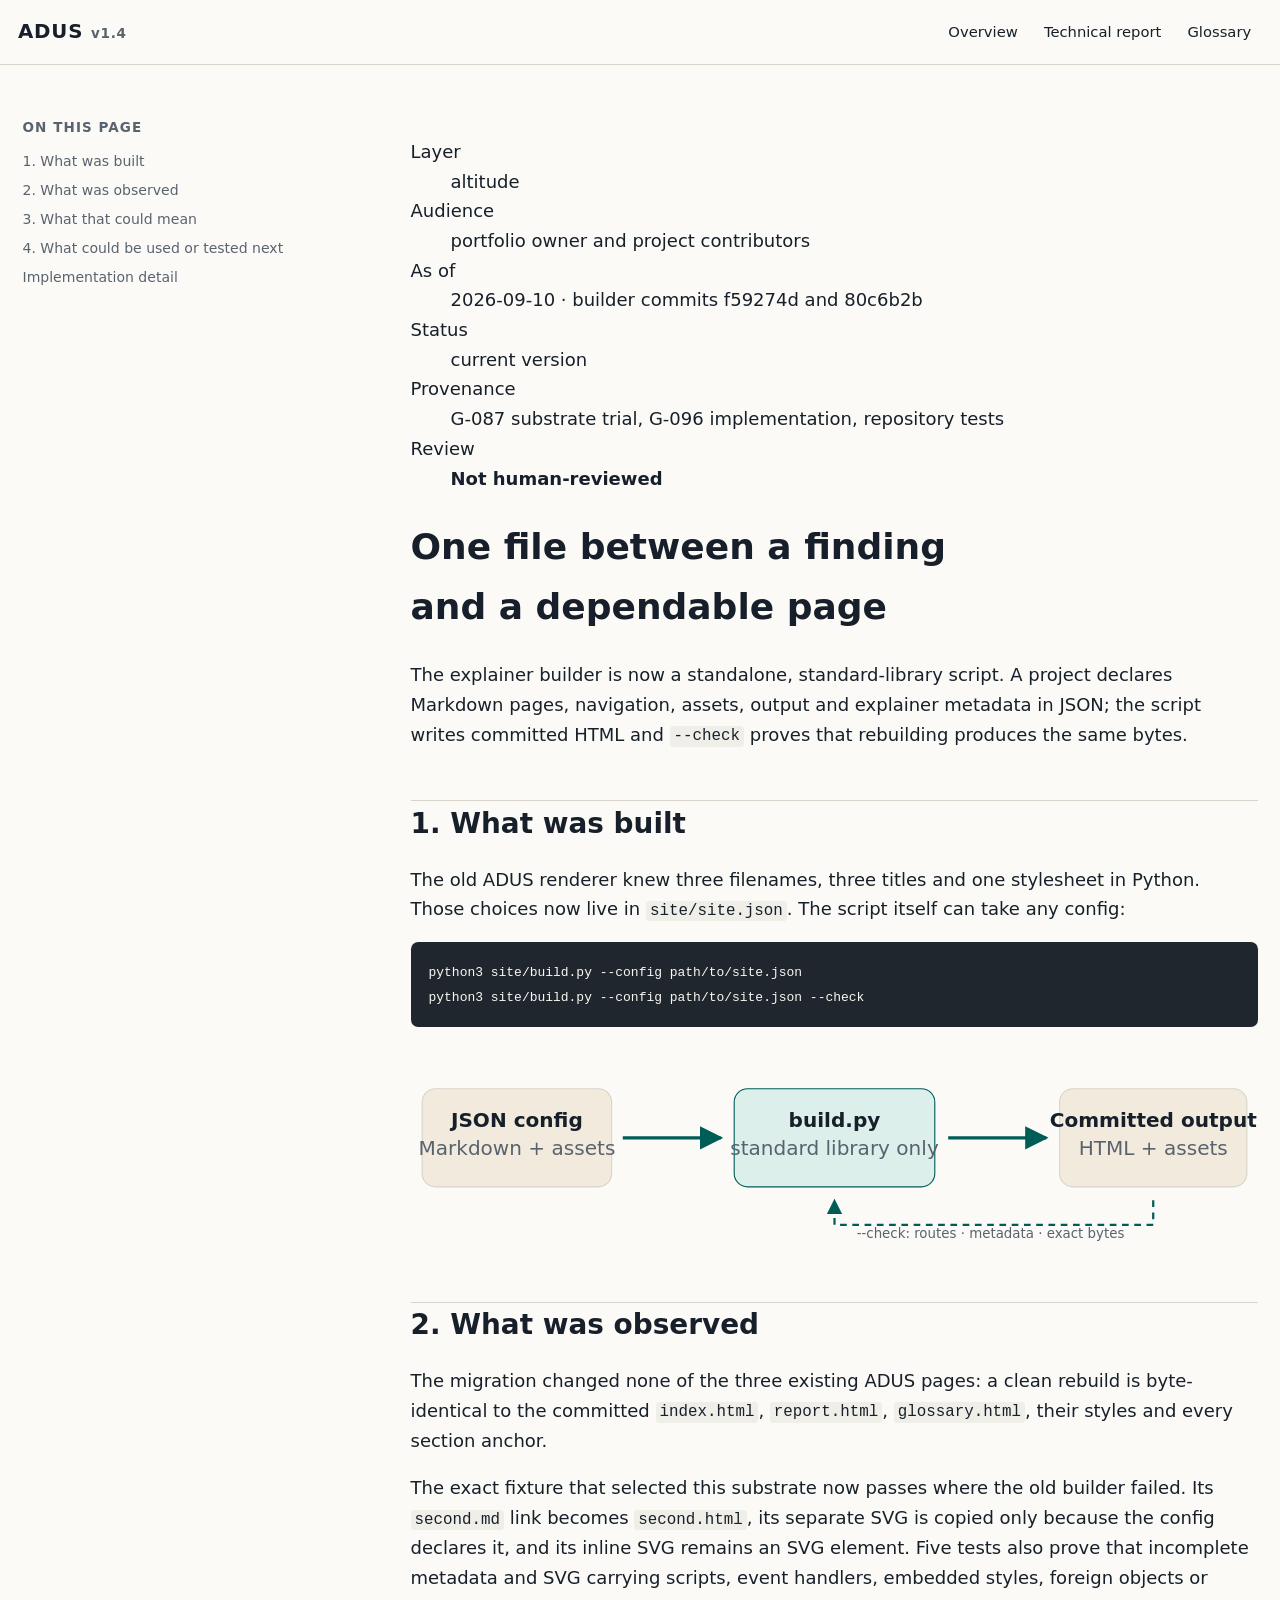
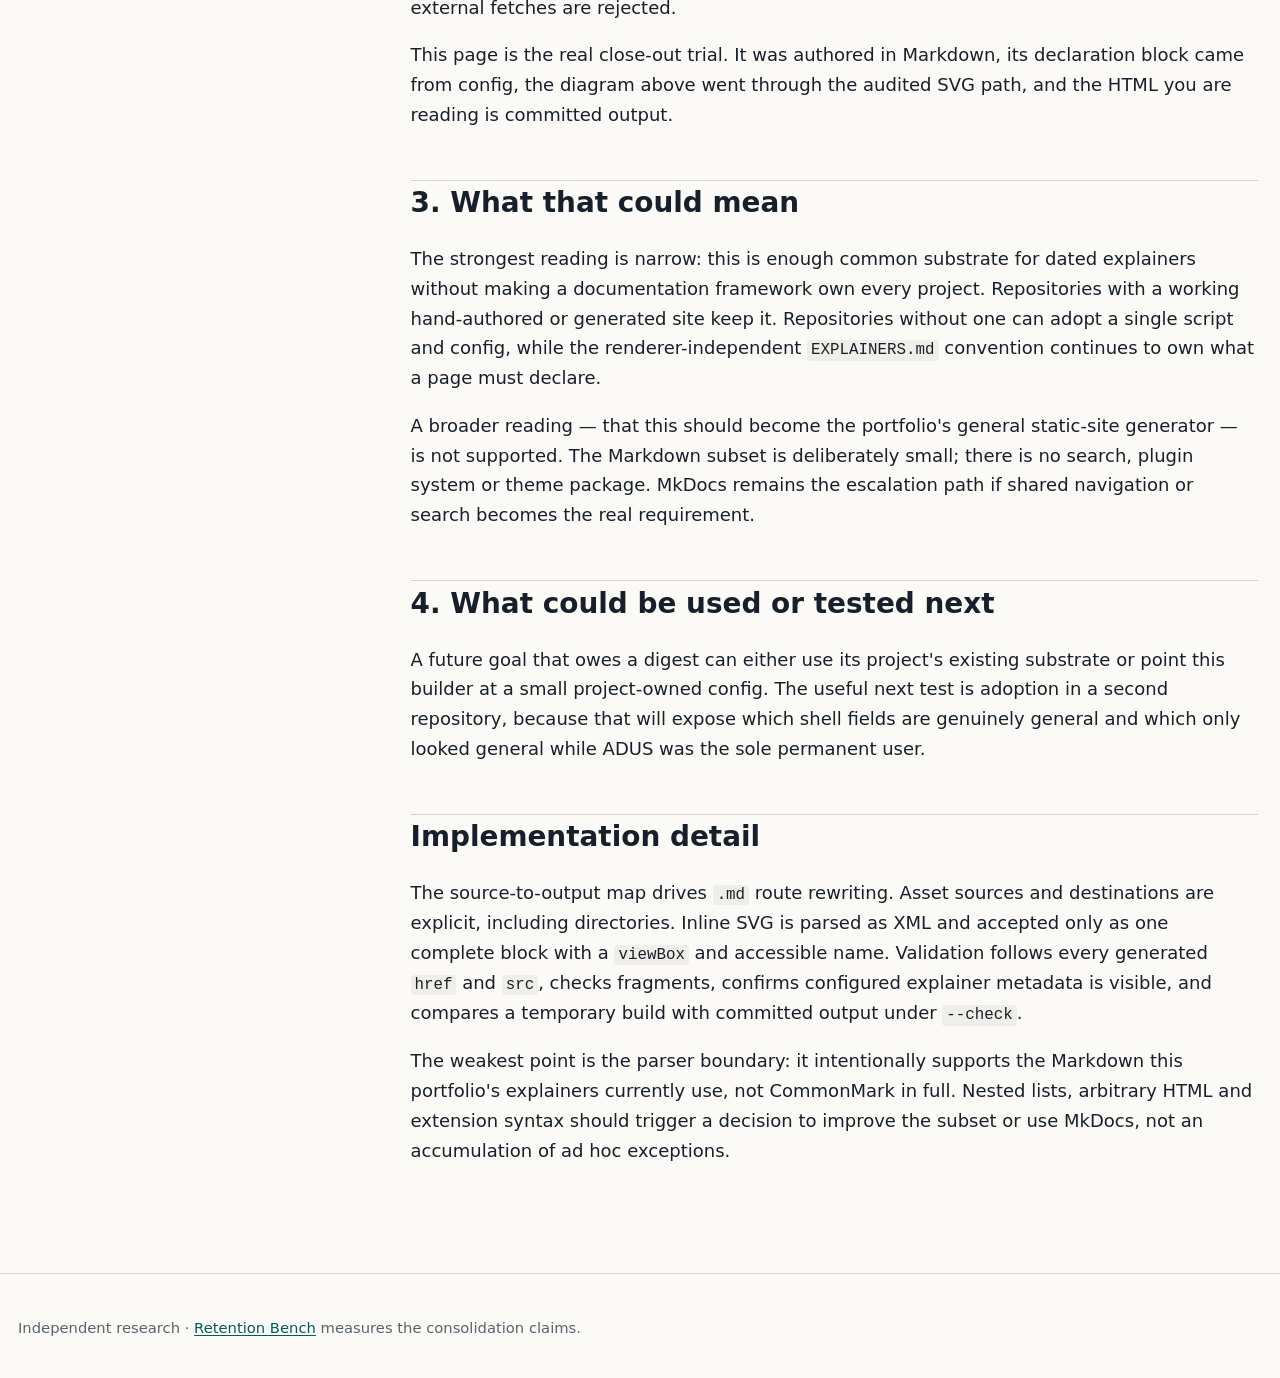
<file: docs/explainer-builder-2026-09-10.html>
<!doctype html>
<html lang="en">
<head>
  <meta charset="utf-8">
  <meta name="viewport" content="width=device-width, initial-scale=1">
  <meta name="description" content="ADUS v1.4 framework documents">
  <title>One file between a finding and a dependable page</title>
  <link rel="stylesheet" href="styles.css">
</head>
<body>
  <a class="skip-link" href="#content">Skip to content</a>
  <header class="site-header"><a class="brand" href="index.html">ADUS <span>v1.4</span></a><nav aria-label="Primary"><a href="index.html">Overview</a><a href="report.html">Technical report</a><a href="glossary.html">Glossary</a></nav></header>
  <div class="layout"><nav class="toc" aria-label="On this page"><h2>On this page</h2><ol><li class="toc-level-2"><a href="#1-what-was-built">1. What was built</a></li><li class="toc-level-2"><a href="#2-what-was-observed">2. What was observed</a></li><li class="toc-level-2"><a href="#3-what-that-could-mean">3. What that could mean</a></li><li class="toc-level-2"><a href="#4-what-could-be-used-or-tested-next">4. What could be used or tested next</a></li><li class="toc-level-2"><a href="#implementation-detail">Implementation detail</a></li></ol></nav><main id="content"><aside class="explainer-meta" aria-label="Explainer declaration"><dl><div><dt>Layer</dt><dd>altitude</dd></div><div><dt>Audience</dt><dd>portfolio owner and project contributors</dd></div><div><dt>As of</dt><dd>2026-09-10 · builder commits f59274d and 80c6b2b</dd></div><div><dt>Status</dt><dd>current version</dd></div><div><dt>Provenance</dt><dd>G-087 substrate trial, G-096 implementation, repository tests</dd></div><div><dt>Review</dt><dd><strong>Not human-reviewed</strong></dd></div></dl></aside><h1 id="one-file-between-a-finding-and-a-dependable-page">One file between a finding and a dependable page<a class="permalink" href="#one-file-between-a-finding-and-a-dependable-page" aria-label="Link to this section">#</a></h1>
<p>The explainer builder is now a standalone, standard-library script. A project declares Markdown pages, navigation, assets, output and explainer metadata in JSON; the script writes committed HTML and <code>--check</code> proves that rebuilding produces the same bytes.</p>
<h2 id="1-what-was-built">1. What was built<a class="permalink" href="#1-what-was-built" aria-label="Link to this section">#</a></h2>
<p>The old ADUS renderer knew three filenames, three titles and one stylesheet in Python. Those choices now live in <code>site/site.json</code>. The script itself can take any config:</p>
<pre><code>python3 site/build.py --config path/to/site.json
python3 site/build.py --config path/to/site.json --check</code></pre>
<div class="inline-svg"><svg viewBox="0 0 760 180" role="img" aria-label="A JSON config and Markdown sources enter one standard-library builder, which emits committed HTML and declared assets before validation loops back over the output">
  <defs><marker id="arrow" viewBox="0 0 10 10" refX="9" refY="5" markerWidth="7" markerHeight="7" orient="auto-start-reverse"><path d="M 0 0 L 10 5 L 0 10 z" fill="var(--accent, #704b8b)"/></marker></defs>
  <rect x="10" y="42" width="170" height="88" rx="12" fill="var(--notice-bg, #f2eadc)" stroke="var(--line, #ded6c8)"/>
  <text x="95" y="76" text-anchor="middle" fill="var(--ink, #23211d)" font-weight="700">JSON config</text>
  <text x="95" y="101" text-anchor="middle" fill="var(--muted, #6f6a60)">Markdown + assets</text>
  <path d="M 190 86 H 278" stroke="var(--accent, #704b8b)" stroke-width="3" marker-end="url(#arrow)"/>
  <rect x="290" y="42" width="180" height="88" rx="12" fill="var(--accent-soft, #e5efe9)" stroke="var(--accent, #704b8b)"/>
  <text x="380" y="76" text-anchor="middle" fill="var(--ink, #23211d)" font-weight="700">build.py</text>
  <text x="380" y="101" text-anchor="middle" fill="var(--muted, #6f6a60)">standard library only</text>
  <path d="M 482 86 H 570" stroke="var(--accent, #704b8b)" stroke-width="3" marker-end="url(#arrow)"/>
  <rect x="582" y="42" width="168" height="88" rx="12" fill="var(--notice-bg, #f2eadc)" stroke="var(--line, #ded6c8)"/>
  <text x="666" y="76" text-anchor="middle" fill="var(--ink, #23211d)" font-weight="700">Committed output</text>
  <text x="666" y="101" text-anchor="middle" fill="var(--muted, #6f6a60)">HTML + assets</text>
  <path d="M 666 142 V 164 H 380 V 142" fill="none" stroke="var(--accent, #704b8b)" stroke-width="2" stroke-dasharray="6 5" marker-end="url(#arrow)"/>
  <text x="520" y="176" text-anchor="middle" fill="var(--muted, #6f6a60)" font-size="12">--check: routes · metadata · exact bytes</text>
</svg></div>
<h2 id="2-what-was-observed">2. What was observed<a class="permalink" href="#2-what-was-observed" aria-label="Link to this section">#</a></h2>
<p>The migration changed none of the three existing ADUS pages: a clean rebuild is byte-identical to the committed <code>index.html</code>, <code>report.html</code>, <code>glossary.html</code>, their styles and every section anchor.</p>
<p>The exact fixture that selected this substrate now passes where the old builder failed. Its <code>second.md</code> link becomes <code>second.html</code>, its separate SVG is copied only because the config declares it, and its inline SVG remains an SVG element. Five tests also prove that incomplete metadata and SVG carrying scripts, event handlers, embedded styles, foreign objects or external fetches are rejected.</p>
<p>This page is the real close-out trial. It was authored in Markdown, its declaration block came from config, the diagram above went through the audited SVG path, and the HTML you are reading is committed output.</p>
<h2 id="3-what-that-could-mean">3. What that could mean<a class="permalink" href="#3-what-that-could-mean" aria-label="Link to this section">#</a></h2>
<p>The strongest reading is narrow: this is enough common substrate for dated explainers without making a documentation framework own every project. Repositories with a working hand-authored or generated site keep it. Repositories without one can adopt a single script and config, while the renderer-independent <code>EXPLAINERS.md</code> convention continues to own what a page must declare.</p>
<p>A broader reading — that this should become the portfolio's general static-site generator — is not supported. The Markdown subset is deliberately small; there is no search, plugin system or theme package. MkDocs remains the escalation path if shared navigation or search becomes the real requirement.</p>
<h2 id="4-what-could-be-used-or-tested-next">4. What could be used or tested next<a class="permalink" href="#4-what-could-be-used-or-tested-next" aria-label="Link to this section">#</a></h2>
<p>A future goal that owes a digest can either use its project's existing substrate or point this builder at a small project-owned config. The useful next test is adoption in a second repository, because that will expose which shell fields are genuinely general and which only looked general while ADUS was the sole permanent user.</p>
<h2 id="implementation-detail">Implementation detail<a class="permalink" href="#implementation-detail" aria-label="Link to this section">#</a></h2>
<p>The source-to-output map drives <code>.md</code> route rewriting. Asset sources and destinations are explicit, including directories. Inline SVG is parsed as XML and accepted only as one complete block with a <code>viewBox</code> and accessible name. Validation follows every generated <code>href</code> and <code>src</code>, checks fragments, confirms configured explainer metadata is visible, and compares a temporary build with committed output under <code>--check</code>.</p>
<p>The weakest point is the parser boundary: it intentionally supports the Markdown this portfolio's explainers currently use, not CommonMark in full. Nested lists, arbitrary HTML and extension syntax should trigger a decision to improve the subset or use MkDocs, not an accumulation of ad hoc exceptions.</p></main></div>
  <footer><p>Independent research · <a href="https://github.com/symbolfarm/retention-bench">Retention Bench</a> measures the consolidation claims.</p></footer>
</body>
</html>
</file>
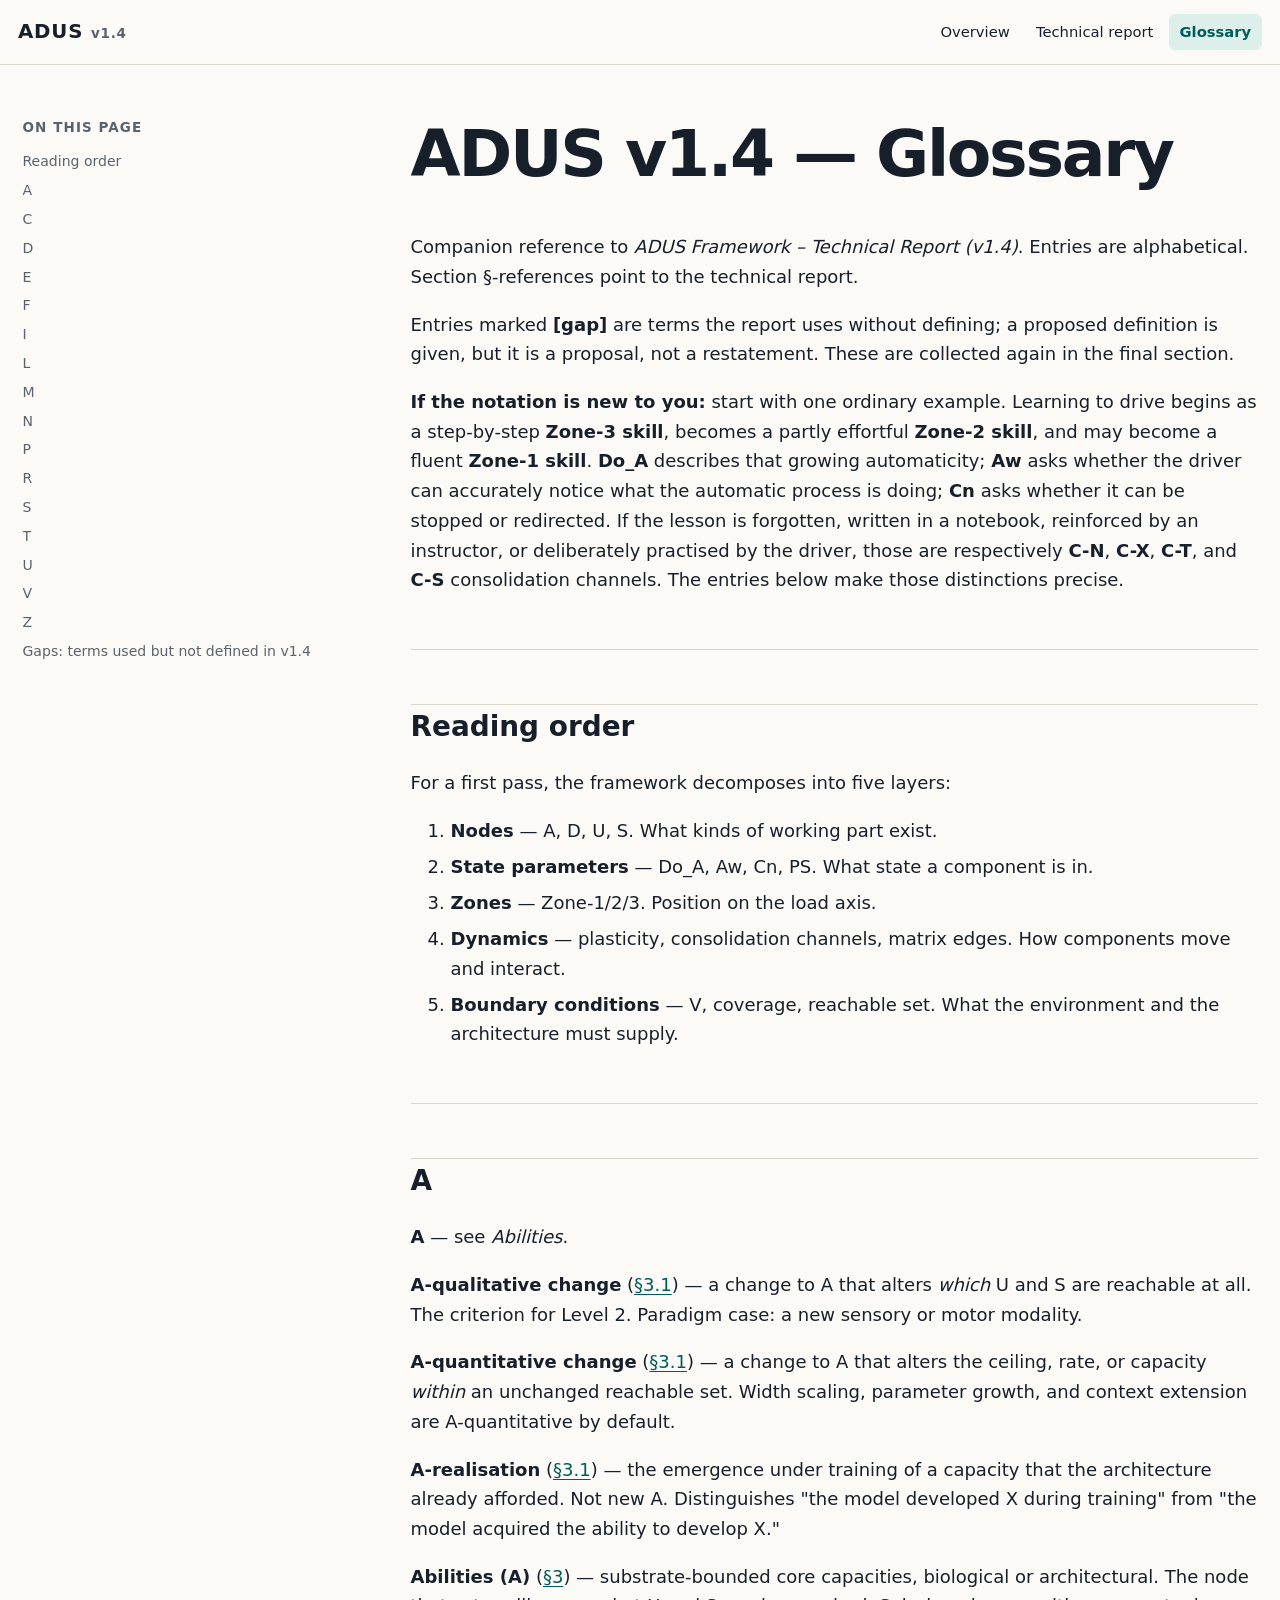
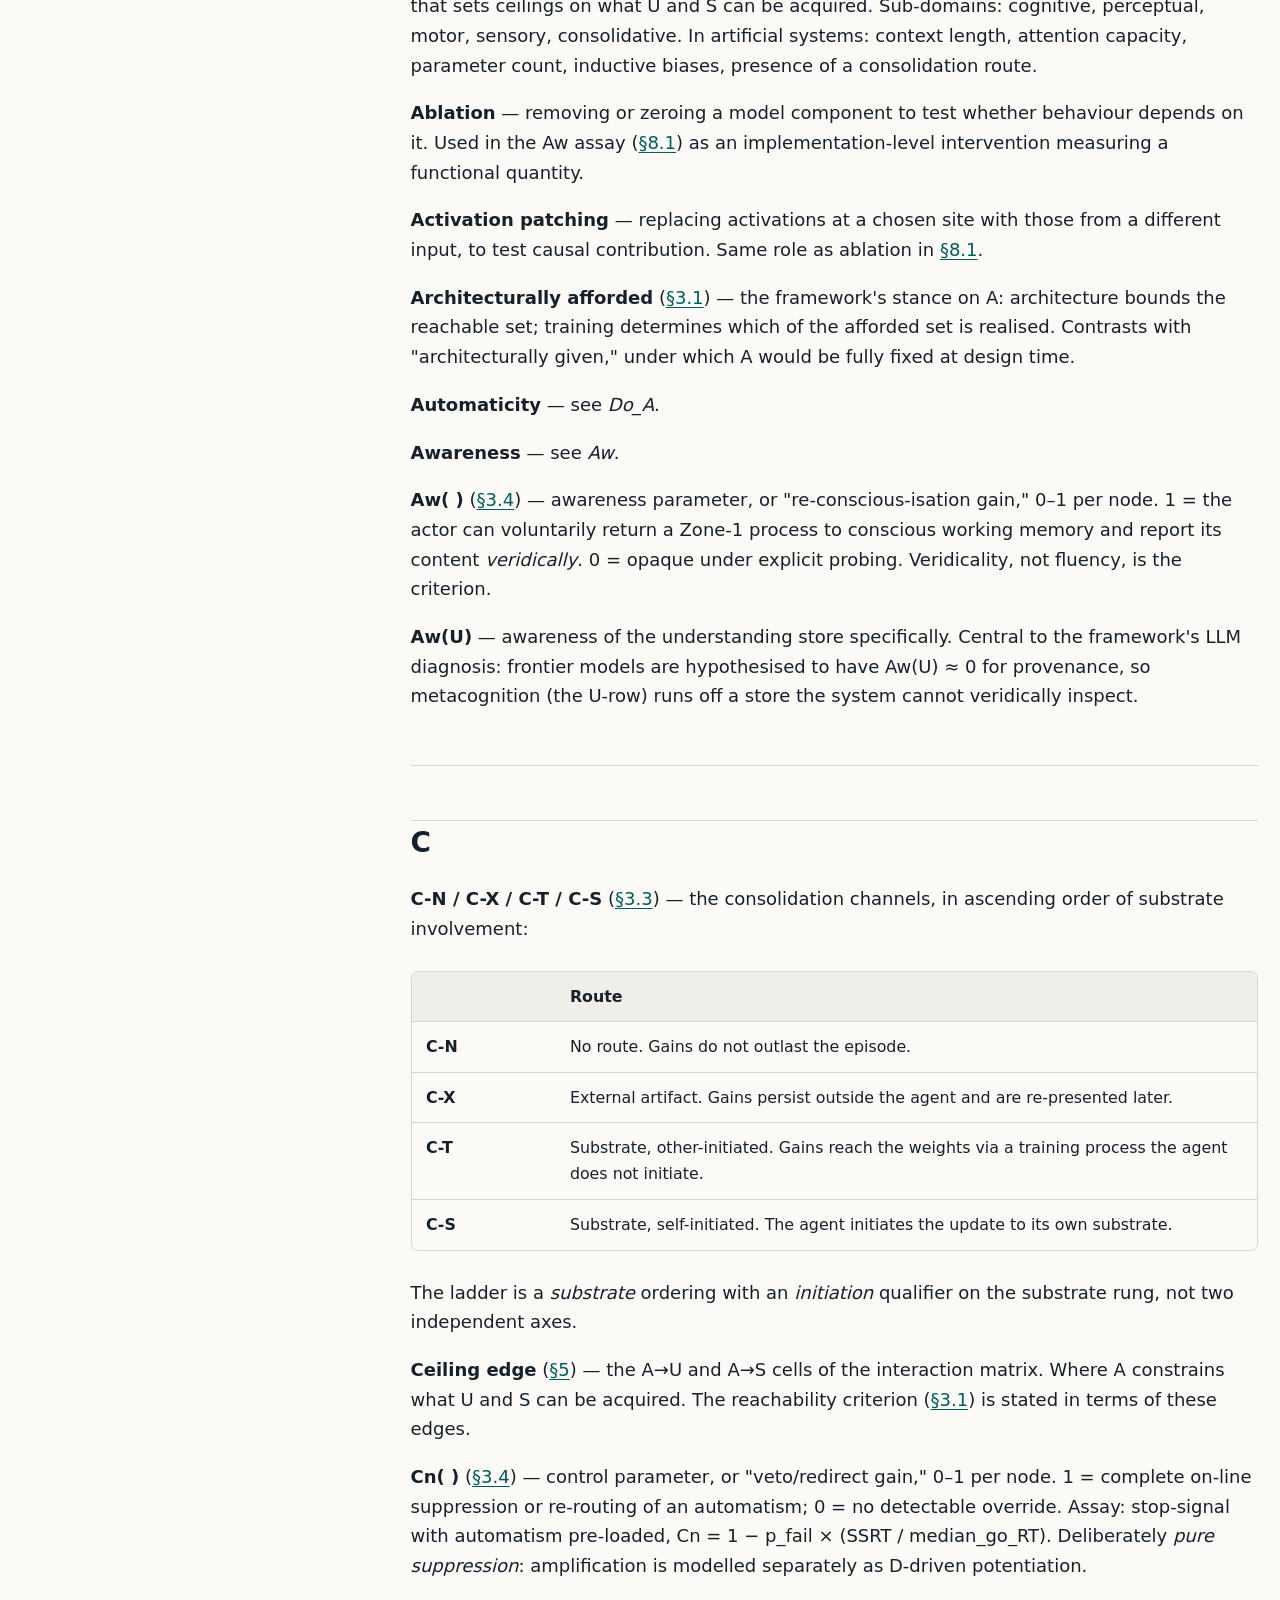
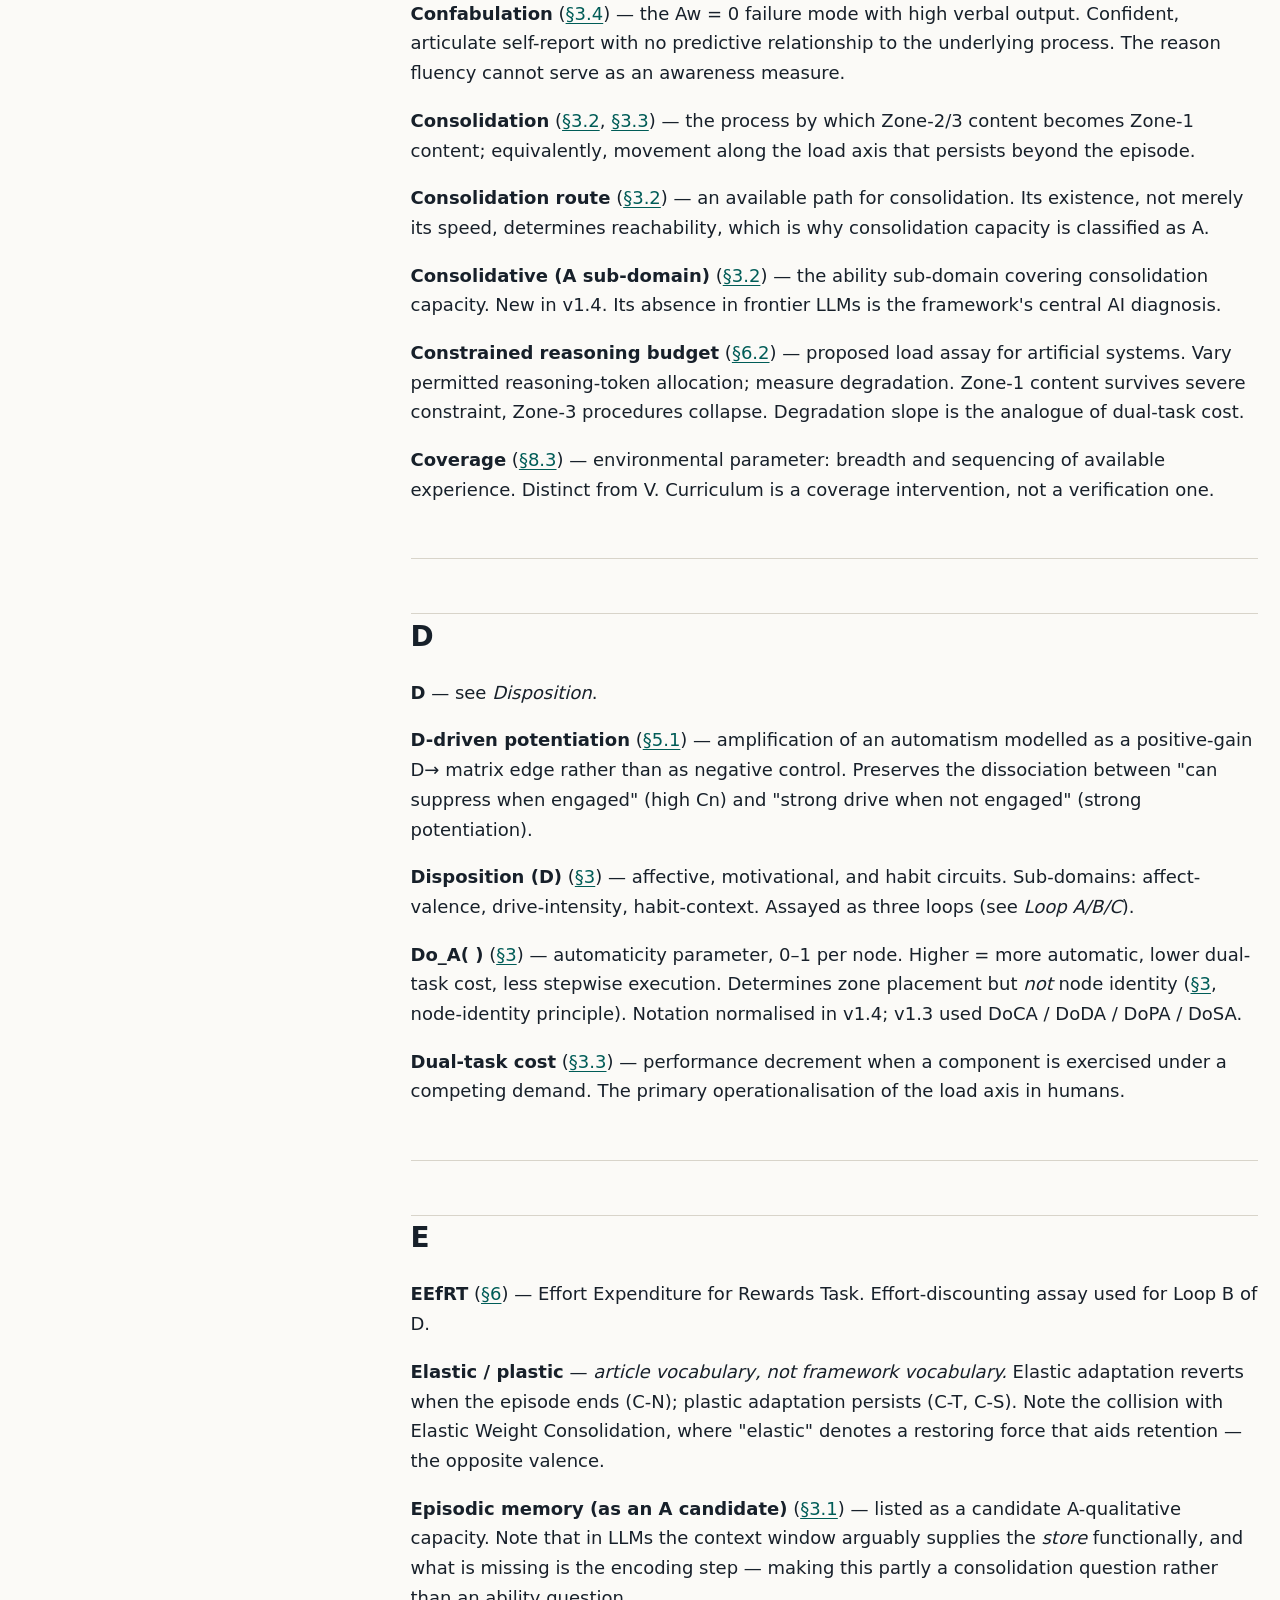
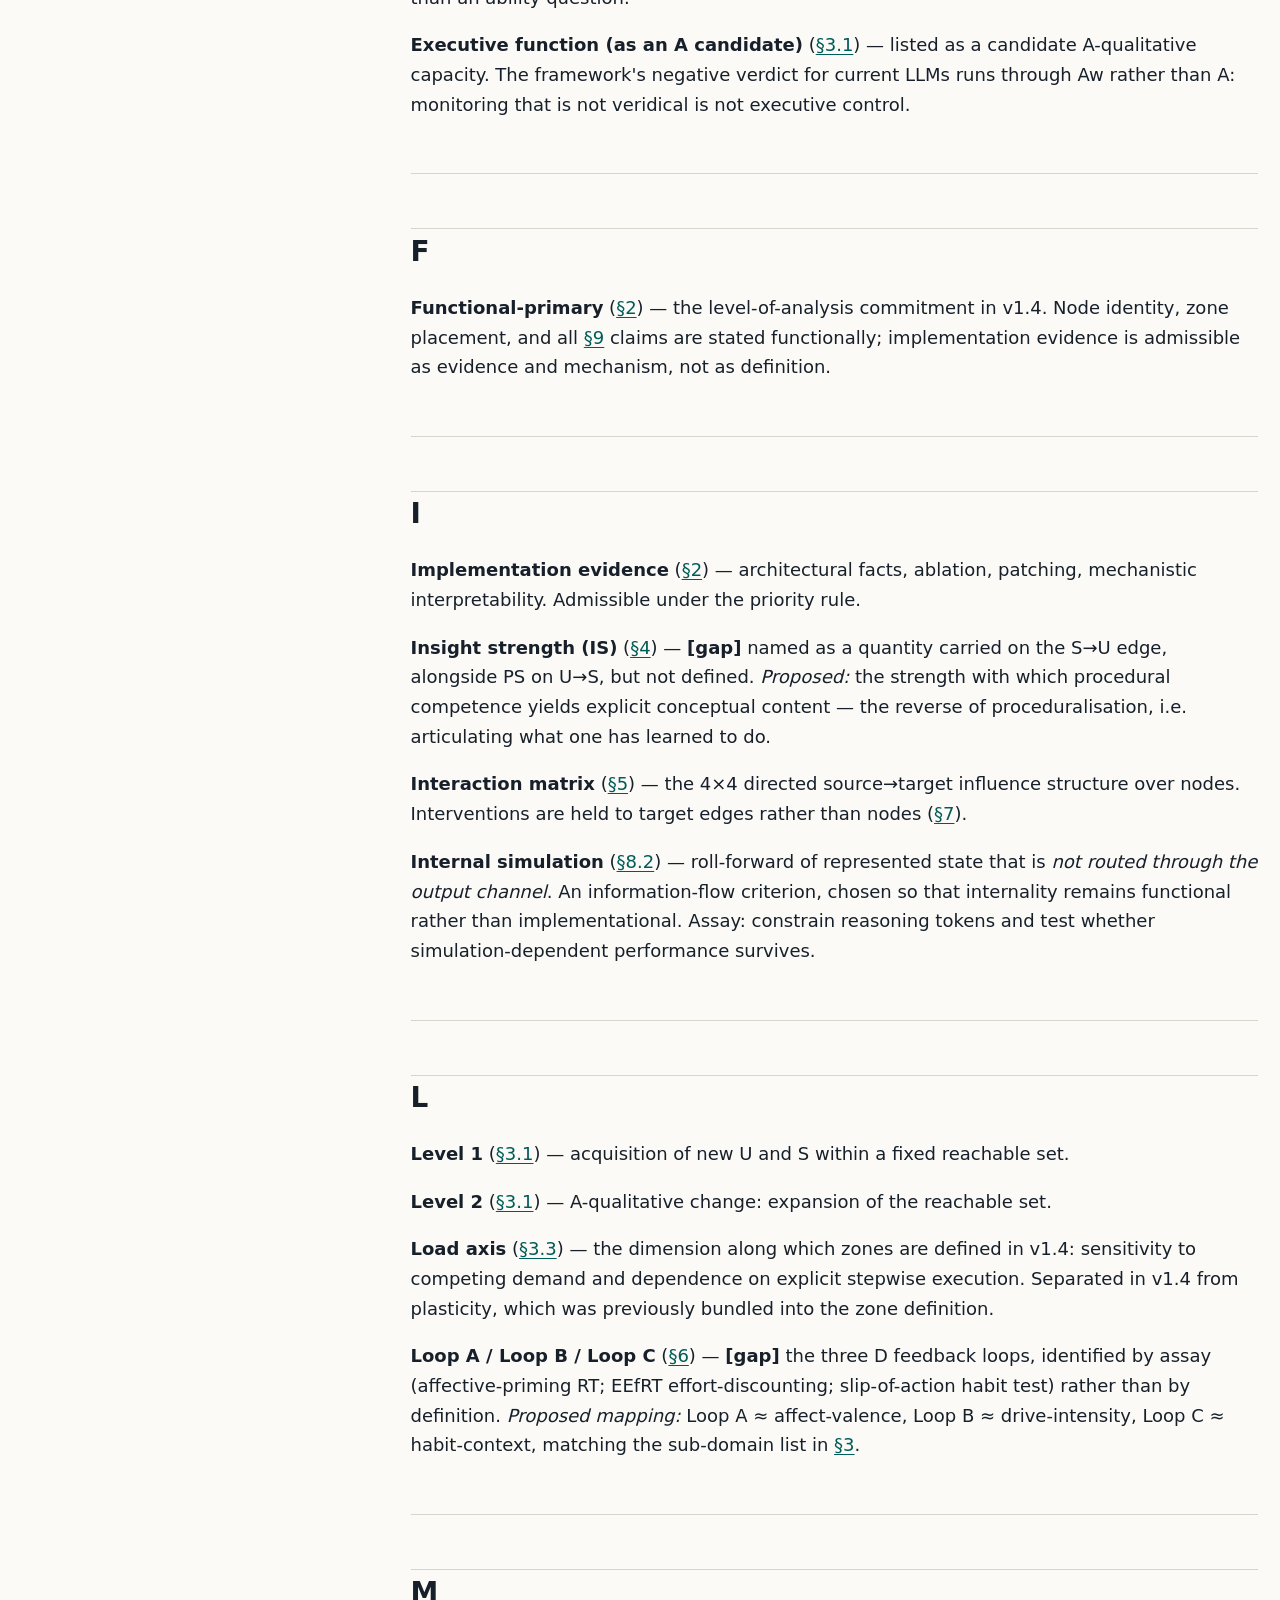
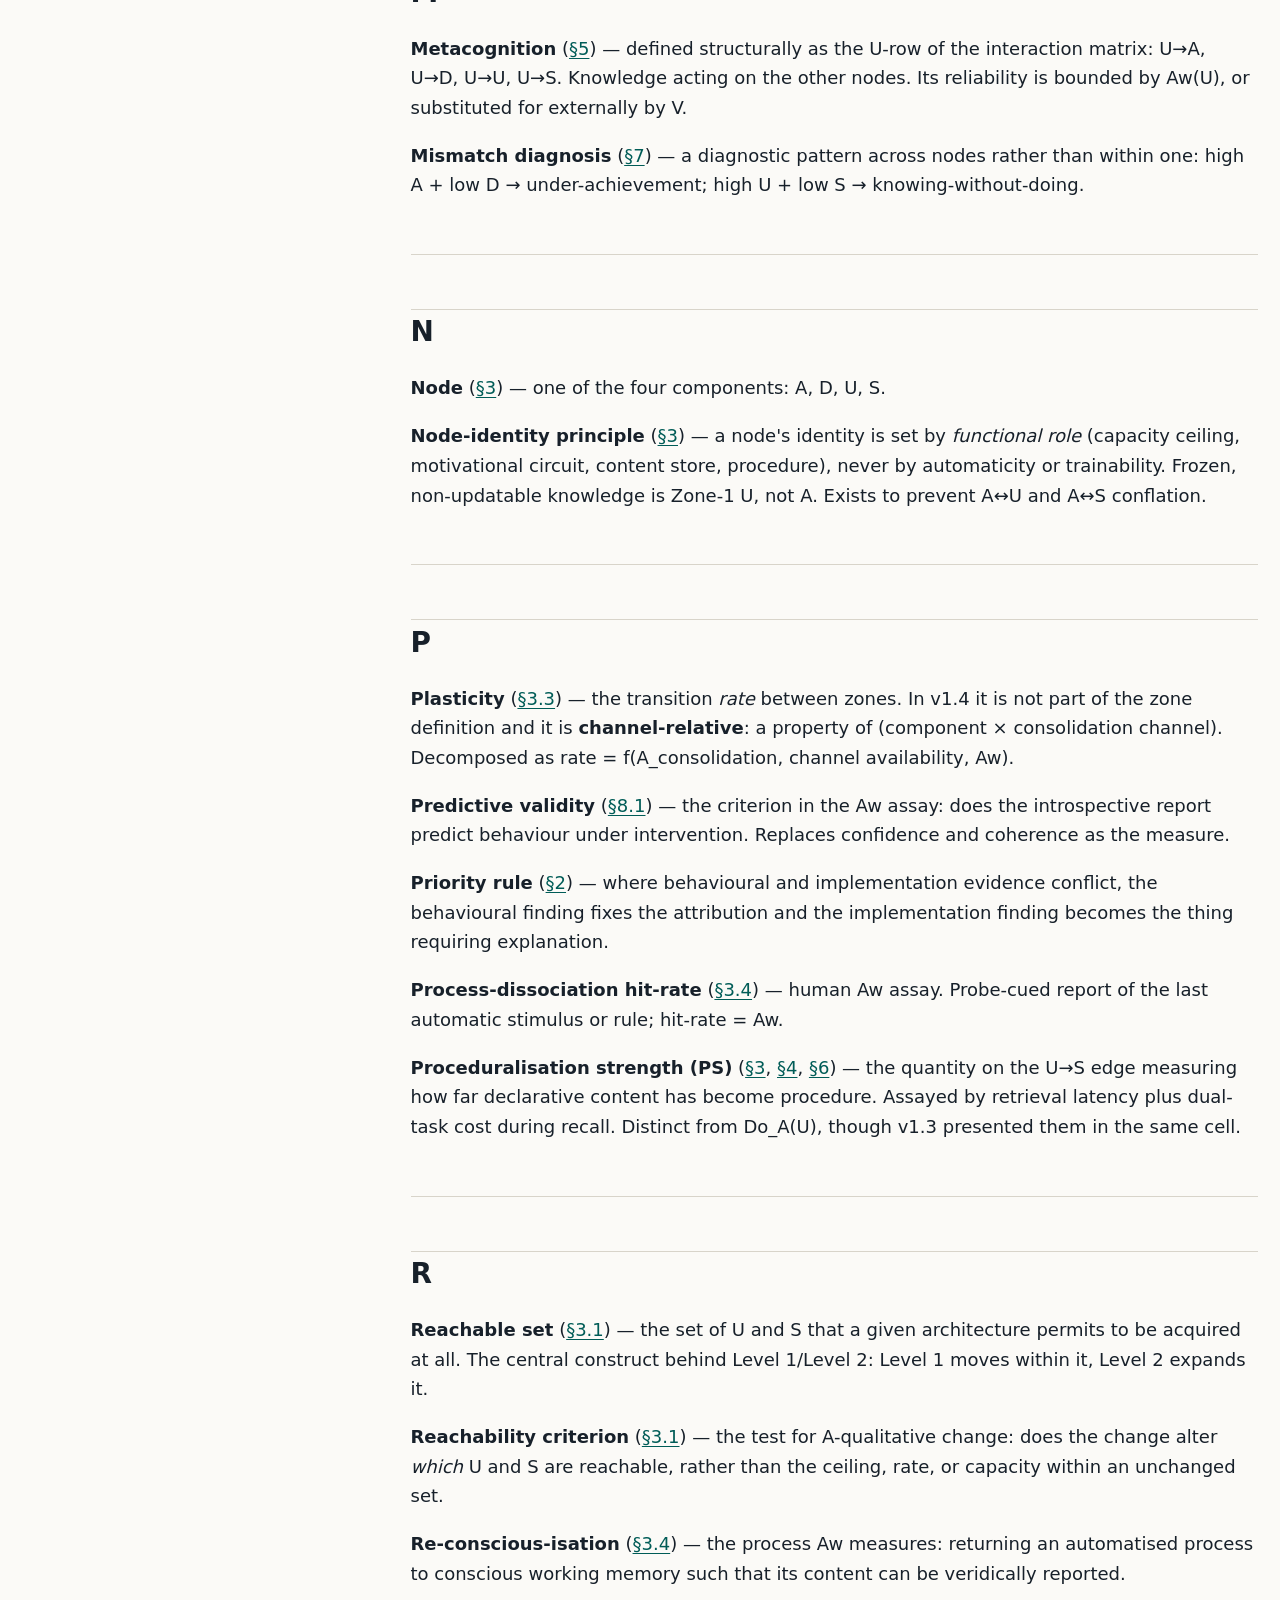
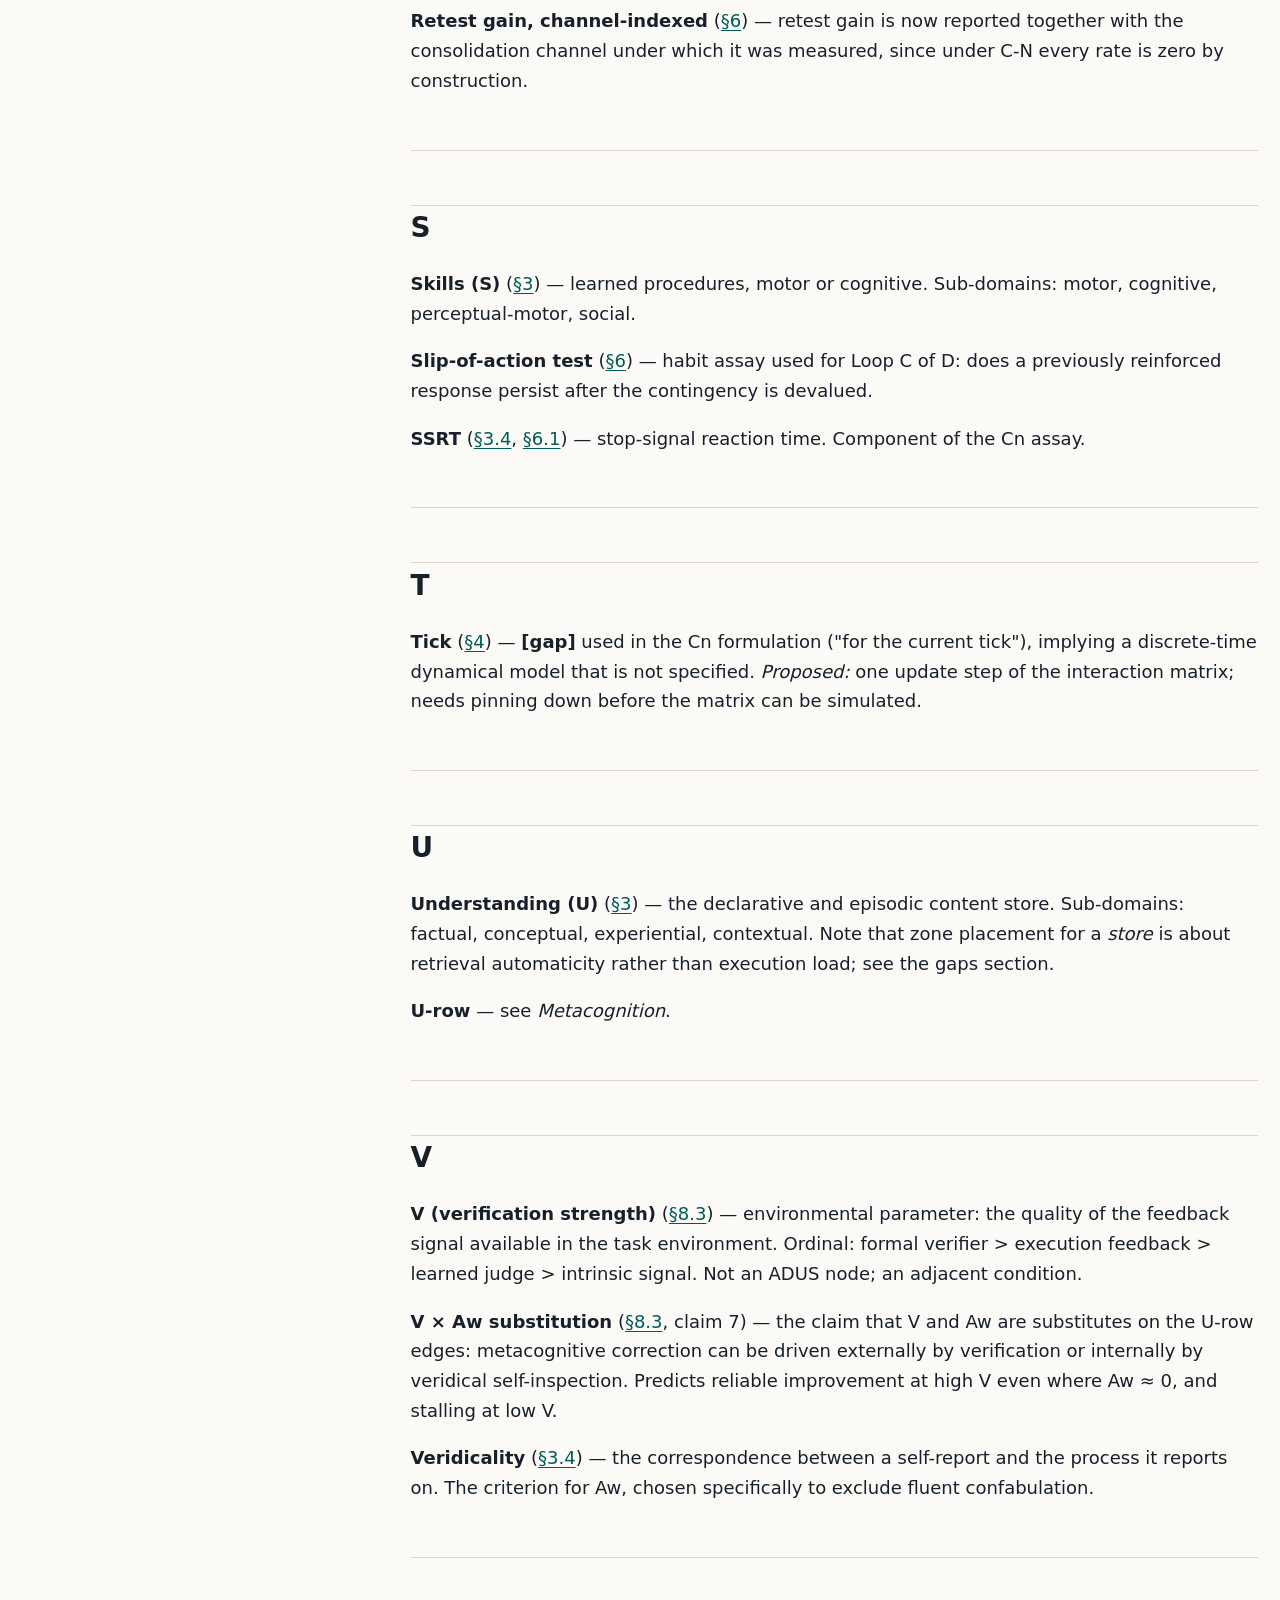
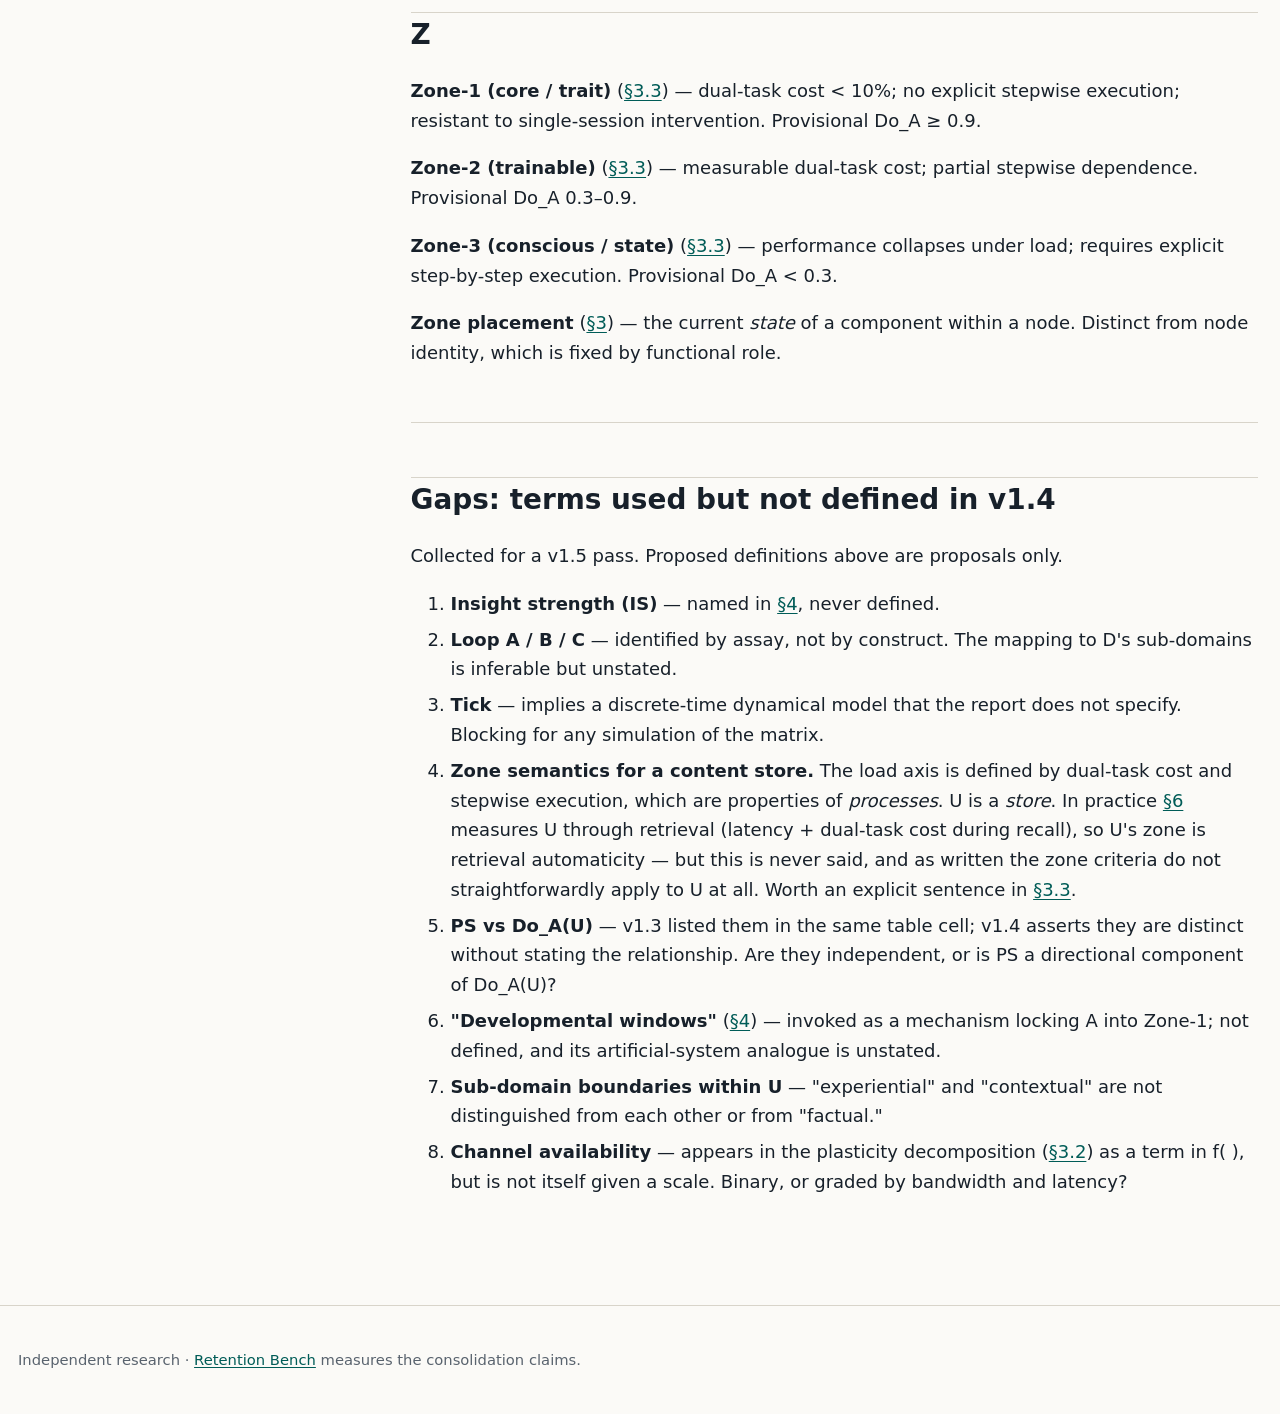
<file: docs/glossary.html>
<!doctype html>
<html lang="en">
<head>
  <meta charset="utf-8">
  <meta name="viewport" content="width=device-width, initial-scale=1">
  <meta name="description" content="ADUS v1.4 framework documents">
  <title>ADUS v1.4 — Glossary</title>
  <link rel="stylesheet" href="styles.css">
</head>
<body>
  <a class="skip-link" href="#content">Skip to content</a>
  <header class="site-header"><a class="brand" href="index.html">ADUS <span>v1.4</span></a><nav aria-label="Primary"><a href="index.html">Overview</a><a href="report.html">Technical report</a><a href="glossary.html" aria-current="page">Glossary</a></nav></header>
  <div class="layout"><nav class="toc" aria-label="On this page"><h2>On this page</h2><ol><li class="toc-level-2"><a href="#reading-order">Reading order</a></li><li class="toc-level-2"><a href="#a">A</a></li><li class="toc-level-2"><a href="#c">C</a></li><li class="toc-level-2"><a href="#d">D</a></li><li class="toc-level-2"><a href="#e">E</a></li><li class="toc-level-2"><a href="#f">F</a></li><li class="toc-level-2"><a href="#i">I</a></li><li class="toc-level-2"><a href="#l">L</a></li><li class="toc-level-2"><a href="#m">M</a></li><li class="toc-level-2"><a href="#n">N</a></li><li class="toc-level-2"><a href="#p">P</a></li><li class="toc-level-2"><a href="#r">R</a></li><li class="toc-level-2"><a href="#s">S</a></li><li class="toc-level-2"><a href="#t">T</a></li><li class="toc-level-2"><a href="#u">U</a></li><li class="toc-level-2"><a href="#v">V</a></li><li class="toc-level-2"><a href="#z">Z</a></li><li class="toc-level-2"><a href="#gaps-terms-used-but-not-defined-in-v1-4">Gaps: terms used but not defined in v1.4</a></li></ol></nav><main id="content"><h1 id="adus-v1-4-glossary">ADUS v1.4 — Glossary<a class="permalink" href="#adus-v1-4-glossary" aria-label="Link to this section">#</a></h1>
<p>Companion reference to <em>ADUS Framework – Technical Report (v1.4)</em>. Entries are alphabetical. Section §-references point to the technical report.</p>
<p>Entries marked <strong>[gap]</strong> are terms the report uses without defining; a proposed definition is given, but it is a proposal, not a restatement. These are collected again in the final section.</p>
<p><strong>If the notation is new to you:</strong> start with one ordinary example. Learning to drive begins as a step-by-step <strong>Zone-3 skill</strong>, becomes a partly effortful <strong>Zone-2 skill</strong>, and may become a fluent <strong>Zone-1 skill</strong>. <strong>Do_A</strong> describes that growing automaticity; <strong>Aw</strong> asks whether the driver can accurately notice what the automatic process is doing; <strong>Cn</strong> asks whether it can be stopped or redirected. If the lesson is forgotten, written in a notebook, reinforced by an instructor, or deliberately practised by the driver, those are respectively <strong>C-N</strong>, <strong>C-X</strong>, <strong>C-T</strong>, and <strong>C-S</strong> consolidation channels. The entries below make those distinctions precise.</p>
<hr>
<h2 id="reading-order">Reading order<a class="permalink" href="#reading-order" aria-label="Link to this section">#</a></h2>
<p>For a first pass, the framework decomposes into five layers:</p>
<ol>
<li><strong>Nodes</strong> — A, D, U, S. What kinds of working part exist.</li>
<li><strong>State parameters</strong> — Do_A, Aw, Cn, PS. What state a component is in.</li>
<li><strong>Zones</strong> — Zone-1/2/3. Position on the load axis.</li>
<li><strong>Dynamics</strong> — plasticity, consolidation channels, matrix edges. How components move and interact.</li>
<li><strong>Boundary conditions</strong> — V, coverage, reachable set. What the environment and the architecture must supply.</li>
</ol>
<hr>
<h2 id="a">A<a class="permalink" href="#a" aria-label="Link to this section">#</a></h2>
<p><strong>A</strong> — see <em>Abilities</em>.</p>
<p><strong>A-qualitative change</strong> (<a class="section-ref" href="report.html#3-1-abilities-qualitative-and-quantitative-change">§3.1</a>) — a change to A that alters <em>which</em> U and S are reachable at all. The criterion for Level 2. Paradigm case: a new sensory or motor modality.</p>
<p><strong>A-quantitative change</strong> (<a class="section-ref" href="report.html#3-1-abilities-qualitative-and-quantitative-change">§3.1</a>) — a change to A that alters the ceiling, rate, or capacity <em>within</em> an unchanged reachable set. Width scaling, parameter growth, and context extension are A-quantitative by default.</p>
<p><strong>A-realisation</strong> (<a class="section-ref" href="report.html#3-1-abilities-qualitative-and-quantitative-change">§3.1</a>) — the emergence under training of a capacity that the architecture already afforded. Not new A. Distinguishes "the model developed X during training" from "the model acquired the ability to develop X."</p>
<p><strong>Abilities (A)</strong> (<a class="section-ref" href="report.html#3-component-model">§3</a>) — substrate-bounded core capacities, biological or architectural. The node that sets ceilings on what U and S can be acquired. Sub-domains: cognitive, perceptual, motor, sensory, consolidative. In artificial systems: context length, attention capacity, parameter count, inductive biases, presence of a consolidation route.</p>
<p><strong>Ablation</strong> — removing or zeroing a model component to test whether behaviour depends on it. Used in the Aw assay (<a class="section-ref" href="report.html#8-1-proposed-aw-assay">§8.1</a>) as an implementation-level intervention measuring a functional quantity.</p>
<p><strong>Activation patching</strong> — replacing activations at a chosen site with those from a different input, to test causal contribution. Same role as ablation in <a class="section-ref" href="report.html#8-1-proposed-aw-assay">§8.1</a>.</p>
<p><strong>Architecturally afforded</strong> (<a class="section-ref" href="report.html#3-1-abilities-qualitative-and-quantitative-change">§3.1</a>) — the framework's stance on A: architecture bounds the reachable set; training determines which of the afforded set is realised. Contrasts with "architecturally given," under which A would be fully fixed at design time.</p>
<p><strong>Automaticity</strong> — see <em>Do_A</em>.</p>
<p><strong>Awareness</strong> — see <em>Aw</em>.</p>
<p><strong>Aw( )</strong> (<a class="section-ref" href="report.html#3-4-awareness-control-parameters">§3.4</a>) — awareness parameter, or "re-conscious-isation gain," 0–1 per node. 1 = the actor can voluntarily return a Zone-1 process to conscious working memory and report its content <em>veridically</em>. 0 = opaque under explicit probing. Veridicality, not fluency, is the criterion.</p>
<p><strong>Aw(U)</strong> — awareness of the understanding store specifically. Central to the framework's LLM diagnosis: frontier models are hypothesised to have Aw(U) ≈ 0 for provenance, so metacognition (the U-row) runs off a store the system cannot veridically inspect.</p>
<hr>
<h2 id="c">C<a class="permalink" href="#c" aria-label="Link to this section">#</a></h2>
<p><strong>C-N / C-X / C-T / C-S</strong> (<a class="section-ref" href="report.html#3-3-zones-and-plasticity">§3.3</a>) — the consolidation channels, in ascending order of substrate involvement:</p>
<div class="table-wrap"><table><thead><tr><th></th><th>Route</th></tr></thead><tbody>
<tr><td><strong>C-N</strong></td><td>No route. Gains do not outlast the episode.</td></tr>
<tr><td><strong>C-X</strong></td><td>External artifact. Gains persist outside the agent and are re-presented later.</td></tr>
<tr><td><strong>C-T</strong></td><td>Substrate, other-initiated. Gains reach the weights via a training process the agent does not initiate.</td></tr>
<tr><td><strong>C-S</strong></td><td>Substrate, self-initiated. The agent initiates the update to its own substrate.</td></tr>
</tbody></table></div>
<p>The ladder is a <em>substrate</em> ordering with an <em>initiation</em> qualifier on the substrate rung, not two independent axes.</p>
<p><strong>Ceiling edge</strong> (<a class="section-ref" href="report.html#5-interaction-matrix-4-4">§5</a>) — the A→U and A→S cells of the interaction matrix. Where A constrains what U and S can be acquired. The reachability criterion (<a class="section-ref" href="report.html#3-1-abilities-qualitative-and-quantitative-change">§3.1</a>) is stated in terms of these edges.</p>
<p><strong>Cn( )</strong> (<a class="section-ref" href="report.html#3-4-awareness-control-parameters">§3.4</a>) — control parameter, or "veto/redirect gain," 0–1 per node. 1 = complete on-line suppression or re-routing of an automatism; 0 = no detectable override. Assay: stop-signal with automatism pre-loaded, Cn = 1 − p_fail × (SSRT / median_go_RT). Deliberately <em>pure suppression</em>: amplification is modelled separately as D-driven potentiation.</p>
<p><strong>Confabulation</strong> (<a class="section-ref" href="report.html#3-4-awareness-control-parameters">§3.4</a>) — the Aw = 0 failure mode with high verbal output. Confident, articulate self-report with no predictive relationship to the underlying process. The reason fluency cannot serve as an awareness measure.</p>
<p><strong>Consolidation</strong> (<a class="section-ref" href="report.html#3-2-consolidation-as-an-ability">§3.2</a>, <a class="section-ref" href="report.html#3-3-zones-and-plasticity">§3.3</a>) — the process by which Zone-2/3 content becomes Zone-1 content; equivalently, movement along the load axis that persists beyond the episode.</p>
<p><strong>Consolidation route</strong> (<a class="section-ref" href="report.html#3-2-consolidation-as-an-ability">§3.2</a>) — an available path for consolidation. Its existence, not merely its speed, determines reachability, which is why consolidation capacity is classified as A.</p>
<p><strong>Consolidative (A sub-domain)</strong> (<a class="section-ref" href="report.html#3-2-consolidation-as-an-ability">§3.2</a>) — the ability sub-domain covering consolidation capacity. New in v1.4. Its absence in frontier LLMs is the framework's central AI diagnosis.</p>
<p><strong>Constrained reasoning budget</strong> (<a class="section-ref" href="report.html#6-2-proposed-load-assay-for-artificial-systems">§6.2</a>) — proposed load assay for artificial systems. Vary permitted reasoning-token allocation; measure degradation. Zone-1 content survives severe constraint, Zone-3 procedures collapse. Degradation slope is the analogue of dual-task cost.</p>
<p><strong>Coverage</strong> (<a class="section-ref" href="report.html#8-3-adjacent-concepts-environment">§8.3</a>) — environmental parameter: breadth and sequencing of available experience. Distinct from V. Curriculum is a coverage intervention, not a verification one.</p>
<hr>
<h2 id="d">D<a class="permalink" href="#d" aria-label="Link to this section">#</a></h2>
<p><strong>D</strong> — see <em>Disposition</em>.</p>
<p><strong>D-driven potentiation</strong> (<a class="section-ref" href="report.html#5-1-d-driven-potentiation">§5.1</a>) — amplification of an automatism modelled as a positive-gain D→ matrix edge rather than as negative control. Preserves the dissociation between "can suppress when engaged" (high Cn) and "strong drive when not engaged" (strong potentiation).</p>
<p><strong>Disposition (D)</strong> (<a class="section-ref" href="report.html#3-component-model">§3</a>) — affective, motivational, and habit circuits. Sub-domains: affect-valence, drive-intensity, habit-context. Assayed as three loops (see <em>Loop A/B/C</em>).</p>
<p><strong>Do_A( )</strong> (<a class="section-ref" href="report.html#3-component-model">§3</a>) — automaticity parameter, 0–1 per node. Higher = more automatic, lower dual-task cost, less stepwise execution. Determines zone placement but <em>not</em> node identity (<a class="section-ref" href="report.html#3-component-model">§3</a>, node-identity principle). Notation normalised in v1.4; v1.3 used DoCA / DoDA / DoPA / DoSA.</p>
<p><strong>Dual-task cost</strong> (<a class="section-ref" href="report.html#3-3-zones-and-plasticity">§3.3</a>) — performance decrement when a component is exercised under a competing demand. The primary operationalisation of the load axis in humans.</p>
<hr>
<h2 id="e">E<a class="permalink" href="#e" aria-label="Link to this section">#</a></h2>
<p><strong>EEfRT</strong> (<a class="section-ref" href="report.html#6-measurement-suite-2-h-battery">§6</a>) — Effort Expenditure for Rewards Task. Effort-discounting assay used for Loop B of D.</p>
<p><strong>Elastic / plastic</strong> — <em>article vocabulary, not framework vocabulary.</em> Elastic adaptation reverts when the episode ends (C-N); plastic adaptation persists (C-T, C-S). Note the collision with Elastic Weight Consolidation, where "elastic" denotes a restoring force that aids retention — the opposite valence.</p>
<p><strong>Episodic memory (as an A candidate)</strong> (<a class="section-ref" href="report.html#3-1-abilities-qualitative-and-quantitative-change">§3.1</a>) — listed as a candidate A-qualitative capacity. Note that in LLMs the context window arguably supplies the <em>store</em> functionally, and what is missing is the encoding step — making this partly a consolidation question rather than an ability question.</p>
<p><strong>Executive function (as an A candidate)</strong> (<a class="section-ref" href="report.html#3-1-abilities-qualitative-and-quantitative-change">§3.1</a>) — listed as a candidate A-qualitative capacity. The framework's negative verdict for current LLMs runs through Aw rather than A: monitoring that is not veridical is not executive control.</p>
<hr>
<h2 id="f">F<a class="permalink" href="#f" aria-label="Link to this section">#</a></h2>
<p><strong>Functional-primary</strong> (<a class="section-ref" href="report.html#2-level-of-analysis">§2</a>) — the level-of-analysis commitment in v1.4. Node identity, zone placement, and all <a class="section-ref" href="report.html#9-falsifiable-claims">§9</a> claims are stated functionally; implementation evidence is admissible as evidence and mechanism, not as definition.</p>
<hr>
<h2 id="i">I<a class="permalink" href="#i" aria-label="Link to this section">#</a></h2>
<p><strong>Implementation evidence</strong> (<a class="section-ref" href="report.html#2-level-of-analysis">§2</a>) — architectural facts, ablation, patching, mechanistic interpretability. Admissible under the priority rule.</p>
<p><strong>Insight strength (IS)</strong> (<a class="section-ref" href="report.html#4-operational-boundaries">§4</a>) — <strong>[gap]</strong> named as a quantity carried on the S→U edge, alongside PS on U→S, but not defined. <em>Proposed:</em> the strength with which procedural competence yields explicit conceptual content — the reverse of proceduralisation, i.e. articulating what one has learned to do.</p>
<p><strong>Interaction matrix</strong> (<a class="section-ref" href="report.html#5-interaction-matrix-4-4">§5</a>) — the 4×4 directed source→target influence structure over nodes. Interventions are held to target edges rather than nodes (<a class="section-ref" href="report.html#7-human-enhancement-heuristics">§7</a>).</p>
<p><strong>Internal simulation</strong> (<a class="section-ref" href="report.html#8-2-internal-simulation-functional-criterion-and-assay">§8.2</a>) — roll-forward of represented state that is <em>not routed through the output channel</em>. An information-flow criterion, chosen so that internality remains functional rather than implementational. Assay: constrain reasoning tokens and test whether simulation-dependent performance survives.</p>
<hr>
<h2 id="l">L<a class="permalink" href="#l" aria-label="Link to this section">#</a></h2>
<p><strong>Level 1</strong> (<a class="section-ref" href="report.html#3-1-abilities-qualitative-and-quantitative-change">§3.1</a>) — acquisition of new U and S within a fixed reachable set.</p>
<p><strong>Level 2</strong> (<a class="section-ref" href="report.html#3-1-abilities-qualitative-and-quantitative-change">§3.1</a>) — A-qualitative change: expansion of the reachable set.</p>
<p><strong>Load axis</strong> (<a class="section-ref" href="report.html#3-3-zones-and-plasticity">§3.3</a>) — the dimension along which zones are defined in v1.4: sensitivity to competing demand and dependence on explicit stepwise execution. Separated in v1.4 from plasticity, which was previously bundled into the zone definition.</p>
<p><strong>Loop A / Loop B / Loop C</strong> (<a class="section-ref" href="report.html#6-measurement-suite-2-h-battery">§6</a>) — <strong>[gap]</strong> the three D feedback loops, identified by assay (affective-priming RT; EEfRT effort-discounting; slip-of-action habit test) rather than by definition. <em>Proposed mapping:</em> Loop A ≈ affect-valence, Loop B ≈ drive-intensity, Loop C ≈ habit-context, matching the sub-domain list in <a class="section-ref" href="report.html#3-component-model">§3</a>.</p>
<hr>
<h2 id="m">M<a class="permalink" href="#m" aria-label="Link to this section">#</a></h2>
<p><strong>Metacognition</strong> (<a class="section-ref" href="report.html#5-interaction-matrix-4-4">§5</a>) — defined structurally as the U-row of the interaction matrix: U→A, U→D, U→U, U→S. Knowledge acting on the other nodes. Its reliability is bounded by Aw(U), or substituted for externally by V.</p>
<p><strong>Mismatch diagnosis</strong> (<a class="section-ref" href="report.html#7-human-enhancement-heuristics">§7</a>) — a diagnostic pattern across nodes rather than within one: high A + low D → under-achievement; high U + low S → knowing-without-doing.</p>
<hr>
<h2 id="n">N<a class="permalink" href="#n" aria-label="Link to this section">#</a></h2>
<p><strong>Node</strong> (<a class="section-ref" href="report.html#3-component-model">§3</a>) — one of the four components: A, D, U, S.</p>
<p><strong>Node-identity principle</strong> (<a class="section-ref" href="report.html#3-component-model">§3</a>) — a node's identity is set by <em>functional role</em> (capacity ceiling, motivational circuit, content store, procedure), never by automaticity or trainability. Frozen, non-updatable knowledge is Zone-1 U, not A. Exists to prevent A↔U and A↔S conflation.</p>
<hr>
<h2 id="p">P<a class="permalink" href="#p" aria-label="Link to this section">#</a></h2>
<p><strong>Plasticity</strong> (<a class="section-ref" href="report.html#3-3-zones-and-plasticity">§3.3</a>) — the transition <em>rate</em> between zones. In v1.4 it is not part of the zone definition and it is <strong>channel-relative</strong>: a property of (component × consolidation channel). Decomposed as rate = f(A_consolidation, channel availability, Aw).</p>
<p><strong>Predictive validity</strong> (<a class="section-ref" href="report.html#8-1-proposed-aw-assay">§8.1</a>) — the criterion in the Aw assay: does the introspective report predict behaviour under intervention. Replaces confidence and coherence as the measure.</p>
<p><strong>Priority rule</strong> (<a class="section-ref" href="report.html#2-level-of-analysis">§2</a>) — where behavioural and implementation evidence conflict, the behavioural finding fixes the attribution and the implementation finding becomes the thing requiring explanation.</p>
<p><strong>Process-dissociation hit-rate</strong> (<a class="section-ref" href="report.html#3-4-awareness-control-parameters">§3.4</a>) — human Aw assay. Probe-cued report of the last automatic stimulus or rule; hit-rate = Aw.</p>
<p><strong>Proceduralisation strength (PS)</strong> (<a class="section-ref" href="report.html#3-component-model">§3</a>, <a class="section-ref" href="report.html#4-operational-boundaries">§4</a>, <a class="section-ref" href="report.html#6-measurement-suite-2-h-battery">§6</a>) — the quantity on the U→S edge measuring how far declarative content has become procedure. Assayed by retrieval latency plus dual-task cost during recall. Distinct from Do_A(U), though v1.3 presented them in the same cell.</p>
<hr>
<h2 id="r">R<a class="permalink" href="#r" aria-label="Link to this section">#</a></h2>
<p><strong>Reachable set</strong> (<a class="section-ref" href="report.html#3-1-abilities-qualitative-and-quantitative-change">§3.1</a>) — the set of U and S that a given architecture permits to be acquired at all. The central construct behind Level 1/Level 2: Level 1 moves within it, Level 2 expands it.</p>
<p><strong>Reachability criterion</strong> (<a class="section-ref" href="report.html#3-1-abilities-qualitative-and-quantitative-change">§3.1</a>) — the test for A-qualitative change: does the change alter <em>which</em> U and S are reachable, rather than the ceiling, rate, or capacity within an unchanged set.</p>
<p><strong>Re-conscious-isation</strong> (<a class="section-ref" href="report.html#3-4-awareness-control-parameters">§3.4</a>) — the process Aw measures: returning an automatised process to conscious working memory such that its content can be veridically reported.</p>
<p><strong>Retest gain, channel-indexed</strong> (<a class="section-ref" href="report.html#6-measurement-suite-2-h-battery">§6</a>) — retest gain is now reported together with the consolidation channel under which it was measured, since under C-N every rate is zero by construction.</p>
<hr>
<h2 id="s">S<a class="permalink" href="#s" aria-label="Link to this section">#</a></h2>
<p><strong>Skills (S)</strong> (<a class="section-ref" href="report.html#3-component-model">§3</a>) — learned procedures, motor or cognitive. Sub-domains: motor, cognitive, perceptual-motor, social.</p>
<p><strong>Slip-of-action test</strong> (<a class="section-ref" href="report.html#6-measurement-suite-2-h-battery">§6</a>) — habit assay used for Loop C of D: does a previously reinforced response persist after the contingency is devalued.</p>
<p><strong>SSRT</strong> (<a class="section-ref" href="report.html#3-4-awareness-control-parameters">§3.4</a>, <a class="section-ref" href="report.html#6-1-awareness-control-extra-15-min">§6.1</a>) — stop-signal reaction time. Component of the Cn assay.</p>
<hr>
<h2 id="t">T<a class="permalink" href="#t" aria-label="Link to this section">#</a></h2>
<p><strong>Tick</strong> (<a class="section-ref" href="report.html#4-operational-boundaries">§4</a>) — <strong>[gap]</strong> used in the Cn formulation ("for the current tick"), implying a discrete-time dynamical model that is not specified. <em>Proposed:</em> one update step of the interaction matrix; needs pinning down before the matrix can be simulated.</p>
<hr>
<h2 id="u">U<a class="permalink" href="#u" aria-label="Link to this section">#</a></h2>
<p><strong>Understanding (U)</strong> (<a class="section-ref" href="report.html#3-component-model">§3</a>) — the declarative and episodic content store. Sub-domains: factual, conceptual, experiential, contextual. Note that zone placement for a <em>store</em> is about retrieval automaticity rather than execution load; see the gaps section.</p>
<p><strong>U-row</strong> — see <em>Metacognition</em>.</p>
<hr>
<h2 id="v">V<a class="permalink" href="#v" aria-label="Link to this section">#</a></h2>
<p><strong>V (verification strength)</strong> (<a class="section-ref" href="report.html#8-3-adjacent-concepts-environment">§8.3</a>) — environmental parameter: the quality of the feedback signal available in the task environment. Ordinal: formal verifier &gt; execution feedback &gt; learned judge &gt; intrinsic signal. Not an ADUS node; an adjacent condition.</p>
<p><strong>V × Aw substitution</strong> (<a class="section-ref" href="report.html#8-3-adjacent-concepts-environment">§8.3</a>, claim 7) — the claim that V and Aw are substitutes on the U-row edges: metacognitive correction can be driven externally by verification or internally by veridical self-inspection. Predicts reliable improvement at high V even where Aw ≈ 0, and stalling at low V.</p>
<p><strong>Veridicality</strong> (<a class="section-ref" href="report.html#3-4-awareness-control-parameters">§3.4</a>) — the correspondence between a self-report and the process it reports on. The criterion for Aw, chosen specifically to exclude fluent confabulation.</p>
<hr>
<h2 id="z">Z<a class="permalink" href="#z" aria-label="Link to this section">#</a></h2>
<p><strong>Zone-1 (core / trait)</strong> (<a class="section-ref" href="report.html#3-3-zones-and-plasticity">§3.3</a>) — dual-task cost &lt; 10%; no explicit stepwise execution; resistant to single-session intervention. Provisional Do_A ≥ 0.9.</p>
<p><strong>Zone-2 (trainable)</strong> (<a class="section-ref" href="report.html#3-3-zones-and-plasticity">§3.3</a>) — measurable dual-task cost; partial stepwise dependence. Provisional Do_A 0.3–0.9.</p>
<p><strong>Zone-3 (conscious / state)</strong> (<a class="section-ref" href="report.html#3-3-zones-and-plasticity">§3.3</a>) — performance collapses under load; requires explicit step-by-step execution. Provisional Do_A &lt; 0.3.</p>
<p><strong>Zone placement</strong> (<a class="section-ref" href="report.html#3-component-model">§3</a>) — the current <em>state</em> of a component within a node. Distinct from node identity, which is fixed by functional role.</p>
<hr>
<h2 id="gaps-terms-used-but-not-defined-in-v1-4">Gaps: terms used but not defined in v1.4<a class="permalink" href="#gaps-terms-used-but-not-defined-in-v1-4" aria-label="Link to this section">#</a></h2>
<p>Collected for a v1.5 pass. Proposed definitions above are proposals only.</p>
<ol>
<li><strong>Insight strength (IS)</strong> — named in <a class="section-ref" href="report.html#4-operational-boundaries">§4</a>, never defined.</li>
<li><strong>Loop A / B / C</strong> — identified by assay, not by construct. The mapping to D's sub-domains is inferable but unstated.</li>
<li><strong>Tick</strong> — implies a discrete-time dynamical model that the report does not specify. Blocking for any simulation of the matrix.</li>
<li><strong>Zone semantics for a content store.</strong> The load axis is defined by dual-task cost and stepwise execution, which are properties of <em>processes</em>. U is a <em>store</em>. In practice <a class="section-ref" href="report.html#6-measurement-suite-2-h-battery">§6</a> measures U through retrieval (latency + dual-task cost during recall), so U's zone is retrieval automaticity — but this is never said, and as written the zone criteria do not straightforwardly apply to U at all. Worth an explicit sentence in <a class="section-ref" href="report.html#3-3-zones-and-plasticity">§3.3</a>.</li>
<li><strong>PS vs Do_A(U)</strong> — v1.3 listed them in the same table cell; v1.4 asserts they are distinct without stating the relationship. Are they independent, or is PS a directional component of Do_A(U)?</li>
<li><strong>"Developmental windows"</strong> (<a class="section-ref" href="report.html#4-operational-boundaries">§4</a>) — invoked as a mechanism locking A into Zone-1; not defined, and its artificial-system analogue is unstated.</li>
<li><strong>Sub-domain boundaries within U</strong> — "experiential" and "contextual" are not distinguished from each other or from "factual."</li>
<li><strong>Channel availability</strong> — appears in the plasticity decomposition (<a class="section-ref" href="report.html#3-2-consolidation-as-an-ability">§3.2</a>) as a term in f( ), but is not itself given a scale. Binary, or graded by bandwidth and latency?</li>
</ol></main></div>
  <footer><p>Independent research · <a href="https://github.com/symbolfarm/retention-bench">Retention Bench</a> measures the consolidation claims.</p></footer>
</body>
</html>
</file>
<file: docs/styles.css>
:root {
  color-scheme: light;
  --ink: #17202a;
  --muted: #59636e;
  --paper: #fbfaf7;
  --panel: #f0eee8;
  --line: #d8d4ca;
  --accent: #005c57;
  --accent-soft: #dcefeb;
  font-family: Inter, ui-sans-serif, system-ui, -apple-system, BlinkMacSystemFont, "Segoe UI", sans-serif;
  font-size: 18px;
  line-height: 1.65;
}
* { box-sizing: border-box; }
html { scroll-behavior: smooth; }
body { margin: 0; color: var(--ink); background: var(--paper); }
a { color: var(--accent); text-underline-offset: .15em; }
a:hover { text-decoration-thickness: 2px; }
.skip-link { position: absolute; left: -9999px; top: 0; padding: .6rem; background: white; z-index: 2; }
.skip-link:focus { left: .5rem; }
.site-header { position: sticky; top: 0; z-index: 1; display: flex; align-items: center; justify-content: space-between; gap: 1rem; padding: .75rem max(1rem, calc((100vw - 76rem) / 2)); border-bottom: 1px solid var(--line); background: color-mix(in srgb, var(--paper) 94%, transparent); backdrop-filter: blur(10px); }
.brand { color: var(--ink); font-size: 1.1rem; font-weight: 800; text-decoration: none; letter-spacing: .04em; }
.brand span { color: var(--muted); font-size: .75rem; font-weight: 600; }
.site-header nav { display: flex; gap: .25rem; }
.site-header nav a { padding: .35rem .6rem; border-radius: .35rem; color: var(--ink); font-size: .82rem; text-decoration: none; }
.site-header nav a[aria-current="page"] { color: var(--accent); background: var(--accent-soft); font-weight: 700; }
.layout { display: grid; grid-template-columns: minmax(13rem, 18rem) minmax(0, 48rem); gap: clamp(2rem, 5vw, 5rem); max-width: 76rem; margin: 0 auto; padding: 3rem 1.25rem 5rem; }
main { min-width: 0; }
main > h1:first-child { margin-top: 0; font-size: clamp(2rem, 6vw, 3.6rem); line-height: 1.08; letter-spacing: -.035em; }
h2 { margin-top: 2.8rem; padding-top: .3rem; border-top: 1px solid var(--line); font-size: 1.55rem; line-height: 1.25; }
h3 { margin-top: 2.2rem; font-size: 1.2rem; line-height: 1.3; }
h4, h5, h6 { margin-top: 1.8rem; }
h1, h2, h3 { text-wrap: balance; }
p, li { max-width: 75ch; }
li + li { margin-top: .35rem; }
.permalink { margin-left: .45rem; opacity: 0; font-size: .75em; text-decoration: none; }
h1:hover .permalink, h2:hover .permalink, h3:hover .permalink, .permalink:focus { opacity: 1; }
.toc { position: sticky; top: 5rem; align-self: start; max-height: calc(100vh - 7rem); overflow: auto; }
.toc h2 { margin: 0 0 .7rem; padding: 0; border: 0; color: var(--muted); font-size: .75rem; letter-spacing: .08em; text-transform: uppercase; }
.toc ol { margin: 0; padding: 0; list-style: none; }
.toc li { margin: .25rem 0; line-height: 1.35; }
.toc a { color: var(--muted); font-size: .78rem; text-decoration: none; }
.toc a:hover { color: var(--accent); }
.toc-level-3 { padding-left: .8rem; }
.table-wrap { max-width: 100%; overflow-x: auto; margin: 1.5rem 0; border: 1px solid var(--line); border-radius: .4rem; }
table { width: 100%; border-collapse: collapse; font-size: .88rem; }
th, td { min-width: 8rem; padding: .65rem .8rem; border-bottom: 1px solid var(--line); text-align: left; vertical-align: top; }
th { background: var(--panel); }
tr:last-child td { border-bottom: 0; }
blockquote { margin: 1.5rem 0; padding: .8rem 1.1rem; border-left: .25rem solid var(--accent); background: var(--accent-soft); }
pre { overflow-x: auto; padding: 1rem; border-radius: .4rem; color: #f8f8f2; background: #20262d; font-size: .82rem; }
code { padding: .08em .25em; border-radius: .2rem; background: var(--panel); font-size: .88em; }
pre code { padding: 0; background: none; }
hr { margin: 3rem 0; border: 0; border-top: 1px solid var(--line); }
.section-ref { white-space: nowrap; }
footer { padding: 1.5rem max(1rem, calc((100vw - 76rem) / 2)); border-top: 1px solid var(--line); color: var(--muted); font-size: .82rem; }
@media (max-width: 760px) {
  :root { font-size: 16px; }
  .site-header { position: static; align-items: flex-start; padding: .75rem 1rem; }
  .site-header nav { flex-wrap: wrap; justify-content: flex-end; }
  .site-header nav a { padding: .25rem .4rem; }
  .layout { display: block; padding: 2rem 1rem 4rem; }
  .toc { position: static; max-height: none; margin: 0 0 2.5rem; padding: 1rem; border-radius: .4rem; background: var(--panel); }
  .toc-level-3 { display: none; }
  main > h1:first-child { font-size: 2.25rem; }
  h2 { font-size: 1.35rem; }
}
@media print {
  .site-header, .toc, footer, .permalink, .skip-link { display: none; }
  .layout { display: block; max-width: none; padding: 0; }
  a { color: inherit; }
}
</file>
